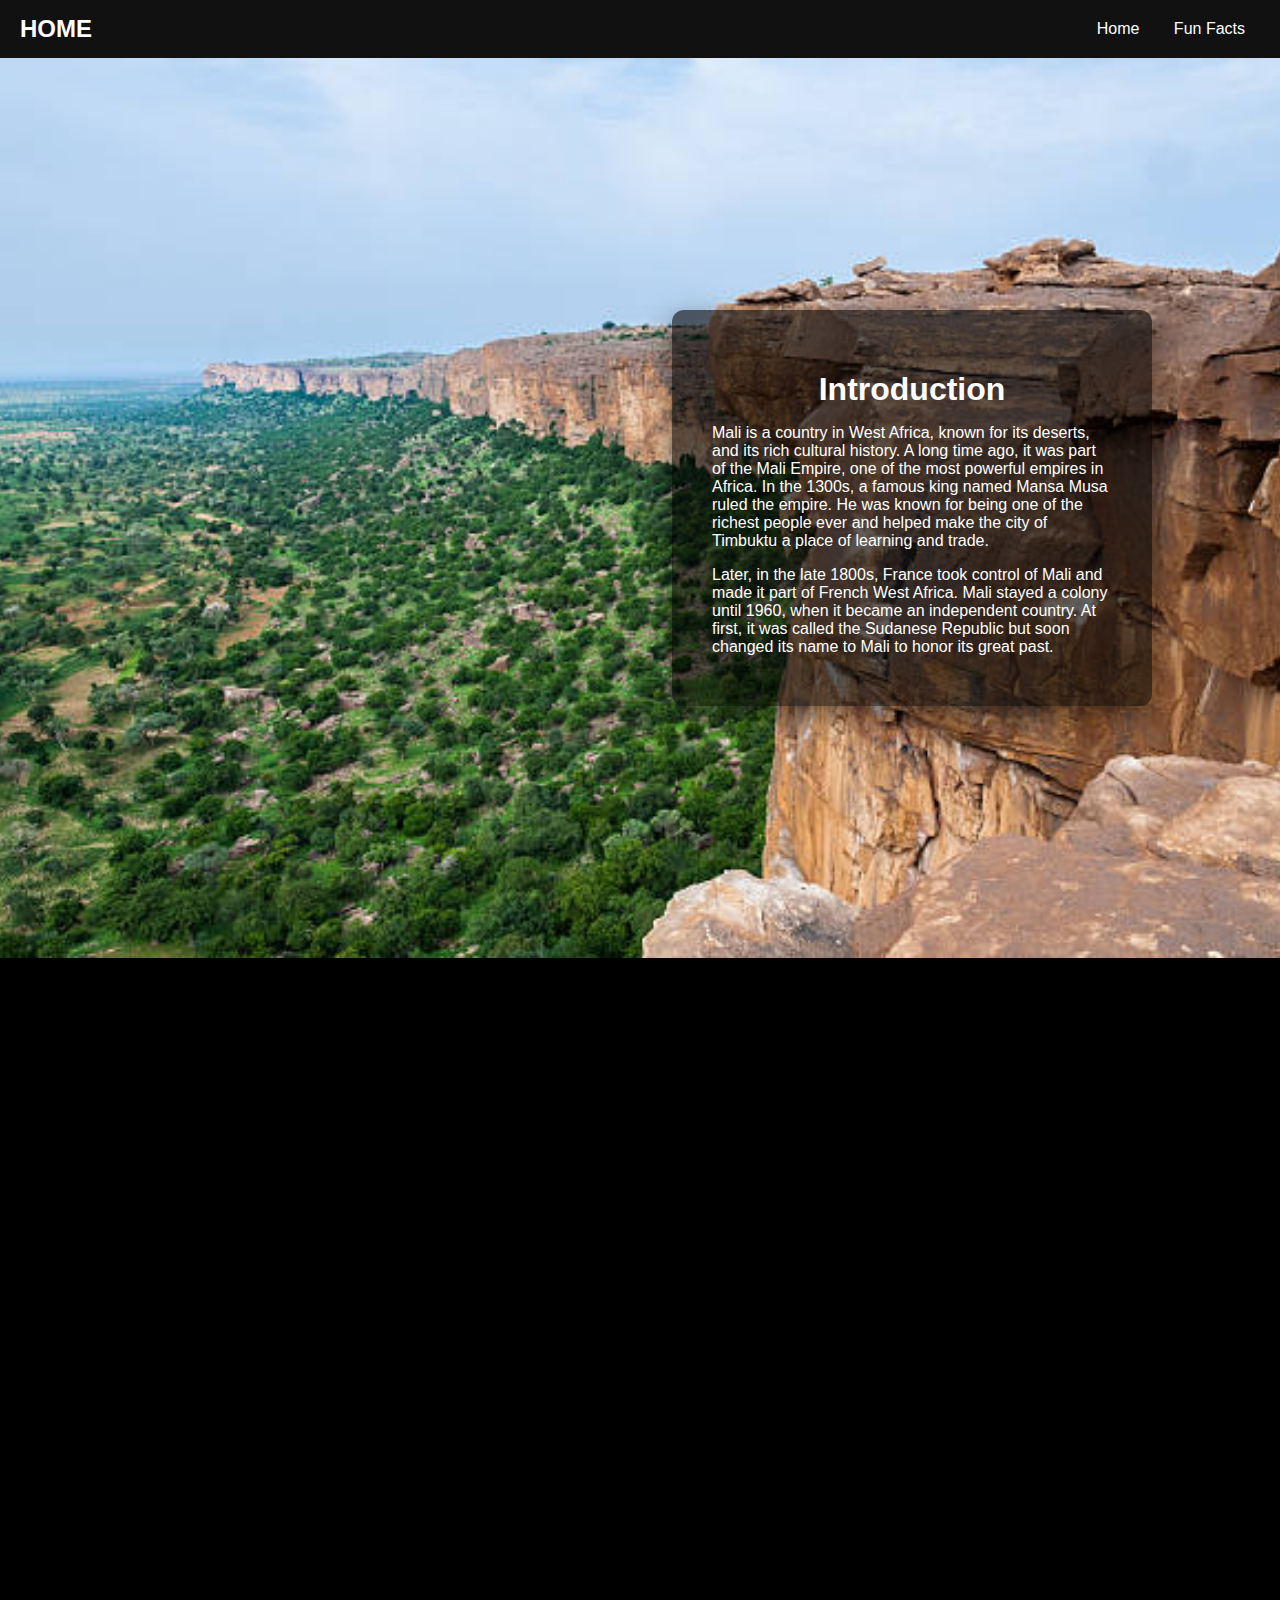
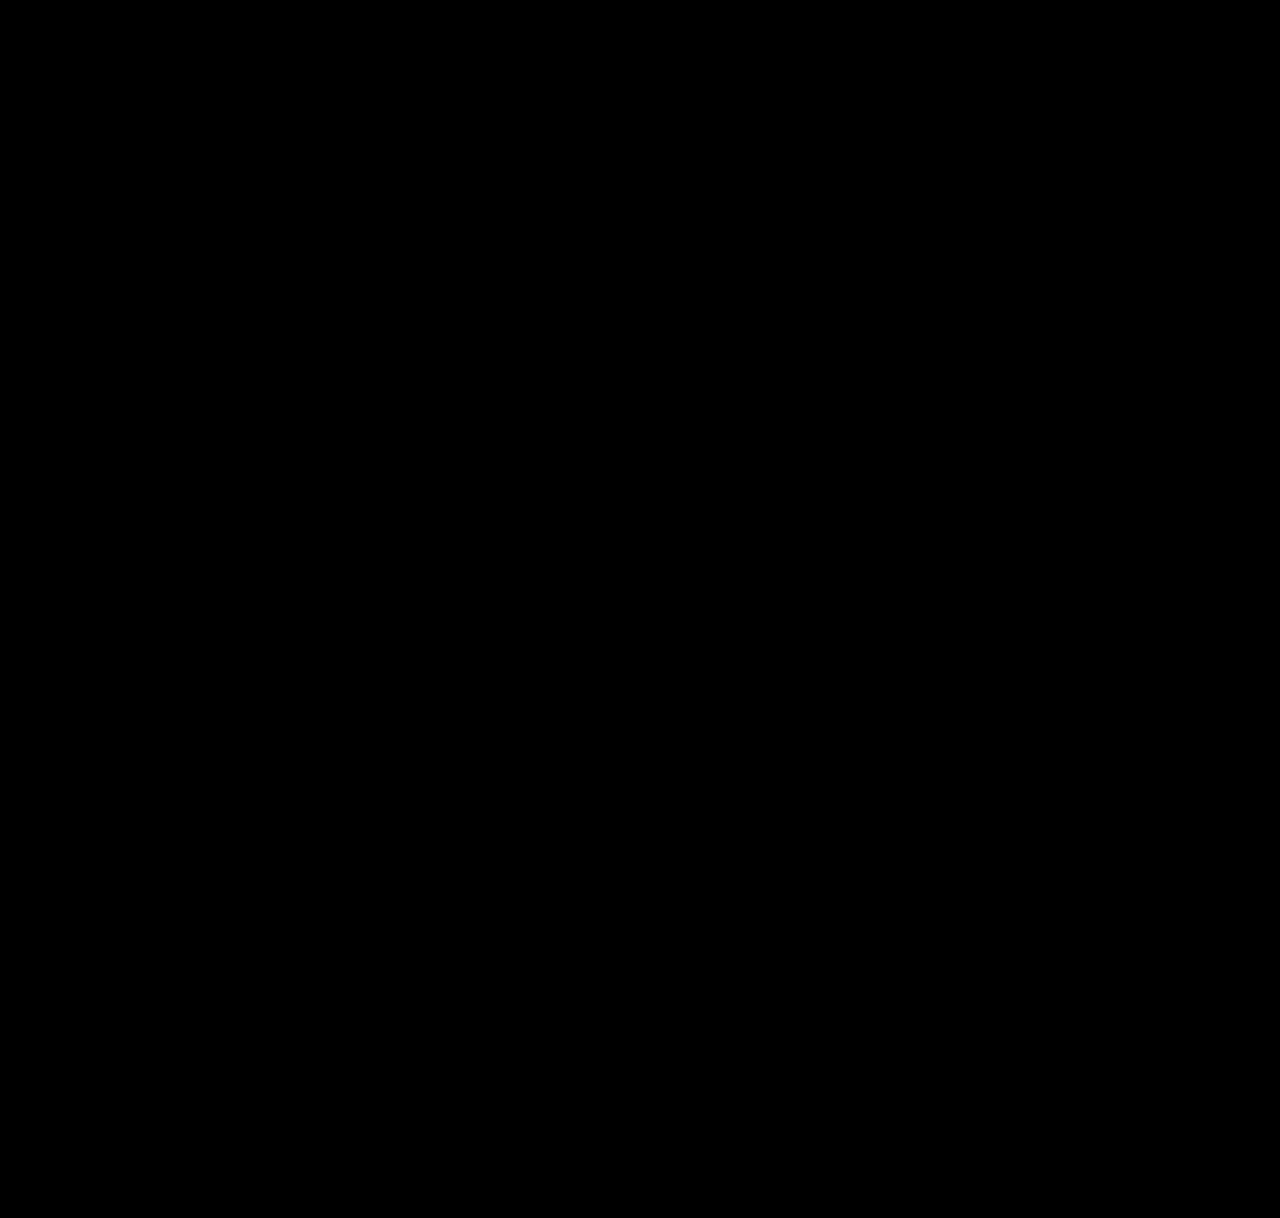
<file: index.html>
<!DOCTYPE html>
<html lang="en">
<head>
  <meta charset="UTF-8" />
  <meta name="viewport" content="width=device-width, initial-scale=1.0"/>
  <title>Website</title>
  <link rel="stylesheet" href="style.css" />
</head>
<body>
  <header>
    <div class="logo">HOME</div>
    <nav>
      <button onclick="window.location.href='index.html'">Home</button>
      <a href="fun.html"><button>Fun Facts</button></a>
    </nav>
  </header>

  <main>

<div class="fullscreen-section" style="background-image: url('./Images/The-Mali-Empire.jpg');">
  <div class="content-box animate-on-scroll">
    <h1 class="centered-heading">Introduction</h1>
    <p>
      Mali is a country in West Africa, known for its deserts, and its rich cultural history.
      A long time ago, it was part of the Mali Empire, one of the most powerful empires in Africa.
      In the 1300s, a famous king named Mansa Musa ruled the empire. He was known for being one of
      the richest people ever and helped make the city of Timbuktu a place of learning and trade.
    </p>
    <p>
      Later, in the late 1800s, France took control of Mali and made it part of French West Africa.
      Mali stayed a colony until 1960, when it became an independent country. At first, it was called
      the Sudanese Republic but soon changed its name to Mali to honor its great past.
    </p>
  </div>
</div>

    <div class="fullscreen-section" style="background-image: url('./Images/4k.jpg');">
      <div class="slider-container animate-on-scroll">
        <h2 class="slider-title">Statistics</h2>

        <div class="slider-box">
          <button class="slider-btn left" onclick="changeSlide(-1)">&#10094;</button>
          <img id="slider-image" src='./Images/Language.png' alt="Slide" />
          <button class="slider-btn right" onclick="changeSlide(1)">&#10095;</button>
        </div>

        <div id="caption" class="slider-caption">hi</div>
      </div>
    </div>


    <div class="fullscreen-section" style="background-image: url('./Images/MaliMap.png');">
    </div>

  </main>

  <script src="script.js"></script>
</body>
</html>
</file>
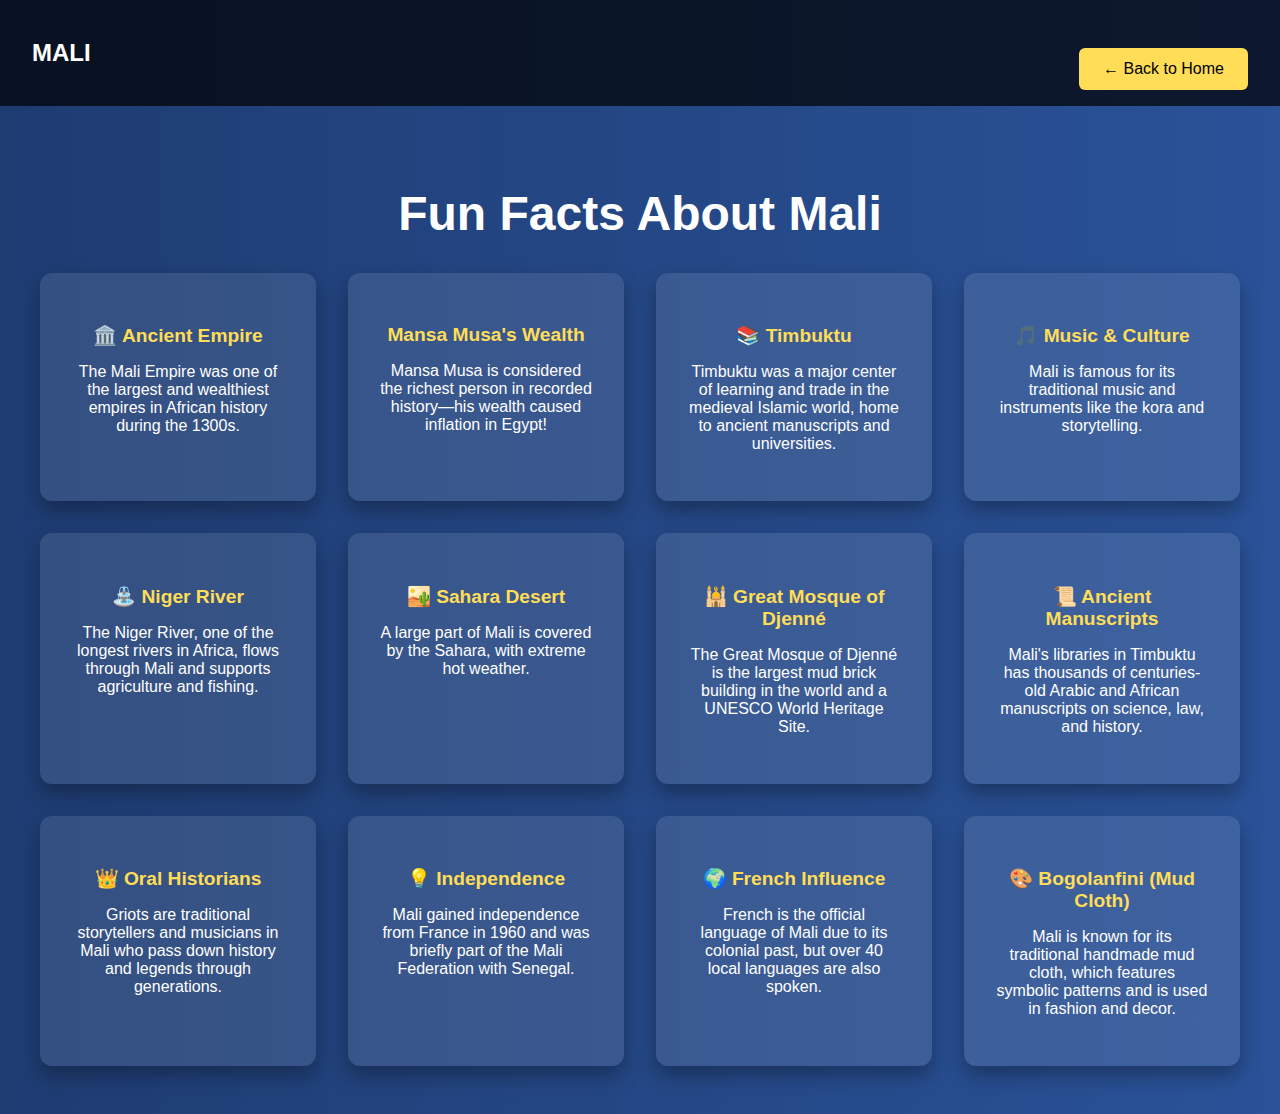
<file: fun.html>
<!DOCTYPE html>
<html lang="en">
<head>
  <meta charset="UTF-8" />
  <meta name="viewport" content="width=device-width, initial-scale=1.0"/>
  <title>Mali Fun Facts</title>
  <link rel="stylesheet" href="style.css" />
  <style>
    body {
      background: linear-gradient(to right, #1e3c72, #2a5298);
      color: white;
      font-family: 'Segoe UI', sans-serif;
      margin: 0;
      padding: 0;
    }

    header {
      background: rgba(0, 0, 0, 0.7);
      padding: 1rem 2rem;
      display: flex;
      justify-content: space-between;
      align-items: center;
    }

    .fun-container {
      max-width: 1200px;
      margin: auto;
      padding: 3rem 2rem;
      text-align: center;
    }

    .fun-container h1 {
      font-size: 3rem;
      margin-bottom: 1rem;
    }

    .cards {
      display: grid;
      grid-template-columns: repeat(auto-fit, minmax(250px, 1fr));
      gap: 2rem;
      margin-top: 2rem;
    }

    .card {
      background: rgba(255, 255, 255, 0.1);
      border-radius: 12px;
      padding: 2rem;
      box-shadow: 0 10px 20px rgba(0,0,0,0.3);
      transition: transform 0.3s ease, background 0.3s ease;
    }

    .card:hover {
      transform: scale(1.05);
      background: rgba(255, 255, 255, 0.15);
    }

    .card h3 {
      margin-bottom: 1rem;
      font-size: 1.2rem;
      color: #ffdd57;
    }

    .card p {
      font-size: 1rem;
    }

    .back-btn {
      margin-top: 2rem;
      padding: 0.75rem 1.5rem;
      font-size: 1rem;
      background: #ffdd57;
      color: black;
      border: none;
      border-radius: 6px;
      cursor: pointer;
      transition: background 0.3s ease;
    }

    .back-btn:hover {
      background: #ffd633;
    }
  </style>
</head>
<body>
<header>
  <div class="logo">MALI</div>
  <a href="index.html"><button class="back-btn">← Back to Home</button></a>
</header>

<div class="fun-container">
  <h1> Fun Facts About Mali</h1>
  <div class="cards">
    <div class="card">
      <h3>🏛️ Ancient Empire</h3>
      <p>The Mali Empire was one of the largest and wealthiest empires in African history during the 1300s.</p>
    </div>
    <div class="card">
      <h3> Mansa Musa's Wealth</h3>
      <p>Mansa Musa is considered the richest person in recorded history—his wealth caused inflation in Egypt!</p>
    </div>
    <div class="card">
      <h3>📚 Timbuktu</h3>
      <p>Timbuktu was a major center of learning and trade in the medieval Islamic world, home to ancient manuscripts and universities.</p>
    </div>
    <div class="card">
      <h3>🎵 Music & Culture</h3>
      <p>Mali is famous for its traditional music and instruments like the kora and storytelling.</p>
    </div>
    <div class="card">
      <h3>⛲ Niger River</h3>
      <p>The Niger River, one of the longest rivers in Africa, flows through Mali and supports agriculture and fishing.</p>
    </div>
    <div class="card">
      <h3>🏜️ Sahara Desert</h3>
      <p>A large part of Mali is covered by the Sahara, with extreme hot weather.</p>
    </div><div class="card">
    <h3>🕌 Great Mosque of Djenné</h3>
    <p>The Great Mosque of Djenné is the largest mud brick building in the world and a UNESCO World Heritage Site.</p>
  </div>

    <div class="card">
      <h3>📜 Ancient Manuscripts</h3>
      <p>Mali's libraries in Timbuktu has thousands of centuries-old Arabic and African manuscripts on science, law, and history.</p>
    </div>

    <div class="card">
      <h3>👑 Oral Historians</h3>
      <p>Griots are traditional storytellers and musicians in Mali who pass down history and legends through generations.</p>
    </div>

    <div class="card">
      <h3>💡 Independence</h3>
      <p>Mali gained independence from France in 1960 and was briefly part of the Mali Federation with Senegal.</p>
    </div>

    <div class="card">
      <h3>🌍 French Influence</h3>
      <p>French is the official language of Mali due to its colonial past, but over 40 local languages are also spoken.</p>
    </div>

    <div class="card">
      <h3>🎨 Bogolanfini (Mud Cloth)</h3>
      <p>Mali is known for its traditional handmade mud cloth, which features symbolic patterns and is used in fashion and decor.</p>
    </div>

  </div>
</div>
</body>
</html>
</file>
<file: style.css>
html, body {
  margin: 0;
  padding: 0;
  font-family: 'Segoe UI', sans-serif;
  background: #000;
  color: white;
  scroll-behavior: smooth;
  overflow-x: hidden;
}

header {
  display: flex;
  justify-content: space-between;
  align-items: center;
  padding: 10px 20px;
  background: #111;
  position: sticky;
  top: 0;
  z-index: 1000;
  color: white;
}

.logo {
  font-size: 1.5rem;
  font-weight: bold;
}

nav button {
  background: transparent;
  color: white;
  border: none;
  padding: 10px 15px;
  font-size: 1rem;
  cursor: pointer;
  transition: color 0.3s ease;
}

nav button:hover {
  color: #00f2fe;
}
.slider-title {
  color: white;
  font-size: 2rem;
  margin-bottom: 20px;
  text-align: center;
  font-weight: bold;
}
.fullscreen-section {
  height: 100vh;
  background-size: cover;
  background-position: center;
  display: flex;
  align-items: center;
  justify-content: flex-end;
  padding: 0 10%;
  position: relative;
  opacity: 0;
  transform: translateY(60px);
  transition: all 0.8s ease-out;
}

.fullscreen-section.visible {
  opacity: 1;
  transform: translateY(0);
}

.content-box {
  background: rgba(0, 0, 0, 0.6);
  padding: 40px;
  border-radius: 12px;
  max-width: 400px;
  text-align: left;
  box-shadow: 0 10px 30px rgba(0,0,0,0.5);
}

.content-box h1 {
  font-size: 2em;
  margin-bottom: 10px;
}

.centered-heading {
  text-align: center;
  font-size: 2.5rem;
  margin-bottom: 20px;
}

.content-box p {
  margin-bottom: 10px;
}

.content-box input {
  width: 100%;
  padding: 10px;
  font-size: 1rem;
  border-radius: 6px;
  border: none;
  outline: none;
}

.page {
  display: none;
}

.page.active {
  display: block;
}
.slider-container {
  background: rgba(0, 0, 0, 0.6);
  border-radius: 20px;
  padding: 30px 40px;
  text-align: center;
  max-width: 700px;
  margin: auto;
  box-shadow: 0 15px 40px rgba(0,0,0,0.4);
}

.slider-box {
  position: relative;
  display: flex;
  align-items: center;
  justify-content: center;
  width: 700px;
  height: 500px;
}

.slider-box img {
  width: 100%;
  border-radius: 12px;
  transition: 0.5s ease-in-out;
  width: 600px;
   height: 400px;
}

.slider-btn {
  position: absolute;
  background-color: rgba(0, 0, 0, 0.6);
  border: none;
  color: white;
  font-size: 2rem;
  padding: 10px;
  cursor: pointer;
  top: 50%;
  transform: translateY(-50%);
  z-index: 1;
  border-radius: 50%;
  user-select: none;
}

.slider-btn.left {
  left: -40px;
}

.slider-btn.right {
  right: -40px;
}

.slider-caption {
  color: white;
  font-size: 1.5rem;
  margin-top: 20px;
  font-weight: 500;
  display: none;
}
</file>
